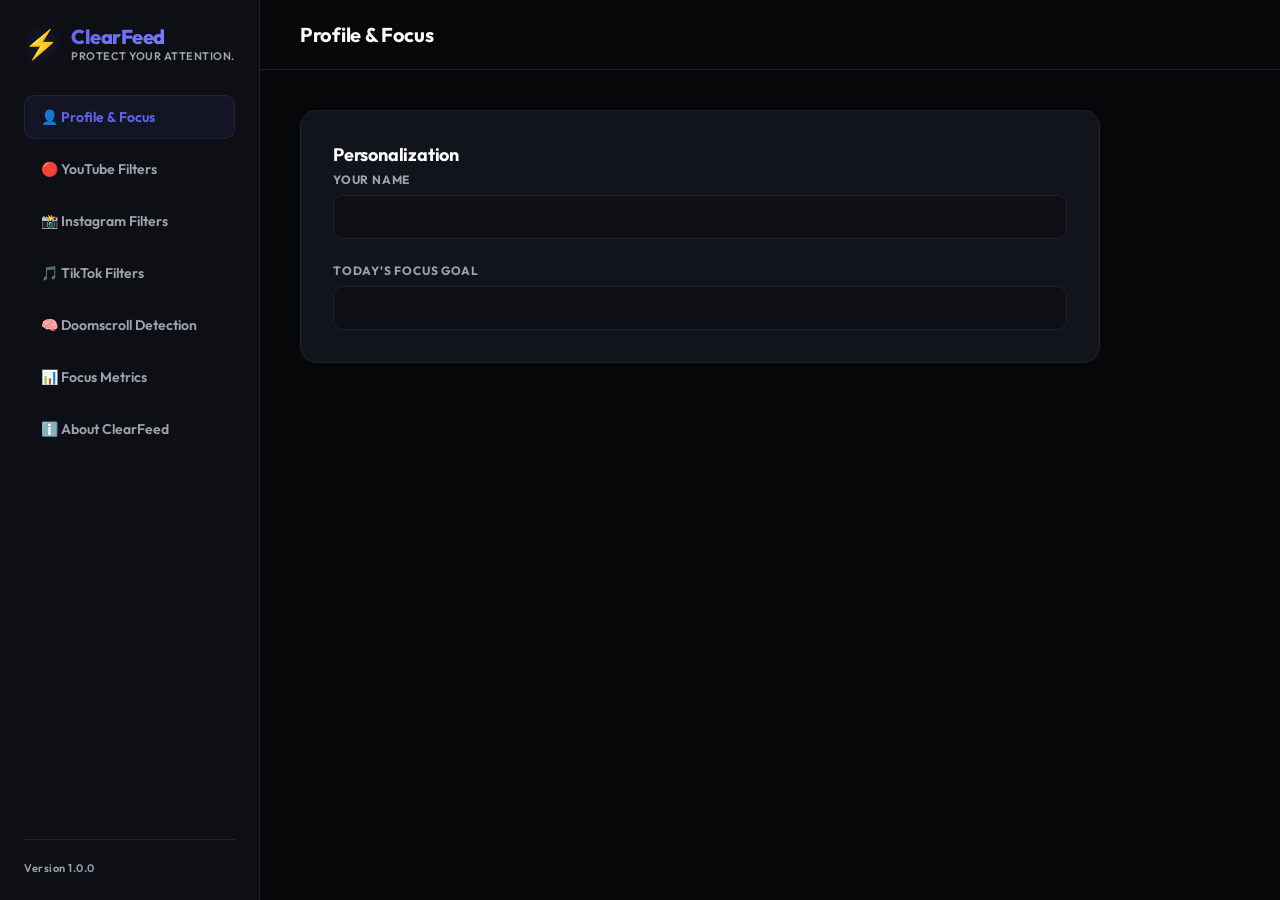
<file: options.html>
<!DOCTYPE html>
<html lang="en">
<head>
  <meta charset="UTF-8">
  <meta name="viewport" content="width=device-width, initial-scale=1.0">
  <title>ClearFeed Options</title>
  <link rel="preconnect" href="https://fonts.googleapis.com">
  <link rel="preconnect" href="https://fonts.gstatic.com" crossorigin>
  <link href="https://fonts.googleapis.com/css2?family=Outfit:wght@400;500;600;700;800&display=swap" rel="stylesheet">
  <link rel="stylesheet" href="options.css">
</head>
<body>
  <div class="dashboard-wrapper">
    <aside class="dashboard-sidebar">
      <div class="brand-group">
        <span class="brand-logo">⚡</span>
        <div class="brand-text">
          <h1 class="brand-title">ClearFeed</h1>
          <p class="brand-tagline">Protect your attention.</p>
        </div>
      </div>
      <nav class="sidebar-nav">
        <a href="#section-profile" class="nav-item active" data-target="section-profile"><span>👤 Profile & Focus</span></a>
        <a href="#section-youtube" class="nav-item" data-target="section-youtube"><span>🔴 YouTube Filters</span></a>
        <a href="#section-instagram" class="nav-item" data-target="section-instagram"><span>📸 Instagram Filters</span></a>
        <a href="#section-tiktok" class="nav-item" data-target="section-tiktok"><span>🎵 TikTok Filters</span></a>
        <a href="#section-doomscroll" class="nav-item" data-target="section-doomscroll"><span>🧠 Doomscroll Detection</span></a>
        <a href="#section-stats" class="nav-item" data-target="section-stats"><span>📊 Focus Metrics</span></a>
        <a href="#section-about" class="nav-item" data-target="section-about"><span>ℹ️ About ClearFeed</span></a>
      </nav>
      <div class="sidebar-footer"><span class="version-tag">Version 1.0.0</span></div>
    </aside>

    <main class="dashboard-content">
      <header class="content-header">
        <h2 id="header-section-title">Profile & Focus</h2>
        <div id="save-indicator" class="save-toast"><span class="toast-dot"></span><span class="toast-text">Saved</span></div>
      </header>

      <div class="sections-container">
        <section id="section-profile" class="config-section active">
          <div class="section-card">
            <h3 class="card-title">Personalization</h3>
            <div class="input-group">
              <label for="profile-name-input" class="field-label">Your Name</label>
              <input type="text" id="profile-name-input" class="form-field" maxlength="30" />
            </div>
            <div class="input-group">
              <label for="profile-task-input" class="field-label">Today's Focus Goal</label>
              <input type="text" id="profile-task-input" class="form-field" maxlength="120" />
            </div>
          </div>
        </section>

        <section id="section-youtube" class="config-section">
          <div class="section-card">
            <h3 class="card-title">YouTube Filters</h3>
            <div class="toggle-list">
              <div class="toggle-row"><span class="toggle-title">Remove Shorts Shelf</span><label class="switch"><input type="checkbox" id="setting-shorts" checked><span class="slider"></span></label></div>
              <div class="toggle-row"><span class="toggle-title">Remove Homepage Video Feed</span><label class="switch"><input type="checkbox" id="setting-homefeed" checked><span class="slider"></span></label></div>
              <div class="toggle-row"><span class="toggle-title">Remove Watch Recommendations Sidebar</span><label class="switch"><input type="checkbox" id="setting-sidebar" checked><span class="slider"></span></label></div>
              <div class="toggle-row"><span class="toggle-title">Remove Autoplay & End Screens</span><label class="switch"><input type="checkbox" id="setting-autoplay" checked><span class="slider"></span></label></div>
            </div>
          </div>
        </section>

        <section id="section-instagram" class="config-section">
          <div class="section-card">
            <h3 class="card-title">Instagram Filters</h3>
            <div class="toggle-list">
              <div class="toggle-row"><span class="toggle-title">Remove Reels</span><label class="switch"><input type="checkbox" id="ig-reels" checked><span class="slider"></span></label></div>
              <div class="toggle-row"><span class="toggle-title">Remove Explore</span><label class="switch"><input type="checkbox" id="ig-explore" checked><span class="slider"></span></label></div>
              <div class="toggle-row"><span class="toggle-title">Remove Stories bar</span><label class="switch"><input type="checkbox" id="ig-stories" checked><span class="slider"></span></label></div>
              <div class="toggle-row"><span class="toggle-title">Remove Suggested Posts</span><label class="switch"><input type="checkbox" id="ig-suggested" checked><span class="slider"></span></label></div>
            </div>
          </div>
        </section>

        <section id="section-tiktok" class="config-section">
          <div class="section-card">
            <h3 class="card-title">TikTok Filters</h3>
            <div class="toggle-list">
              <div class="toggle-row"><span class="toggle-title">Remove For You Feed</span><label class="switch"><input type="checkbox" id="tt-feed" checked><span class="slider"></span></label></div>
              <div class="toggle-row"><span class="toggle-title">Remove Following Feed</span><label class="switch"><input type="checkbox" id="tt-following" checked><span class="slider"></span></label></div>
              <div class="toggle-row"><span class="toggle-title">Remove LIVE tab</span><label class="switch"><input type="checkbox" id="tt-live" checked><span class="slider"></span></label></div>
              <div class="toggle-row"><span class="toggle-title">Remove Explore</span><label class="switch"><input type="checkbox" id="tt-explore" checked><span class="slider"></span></label></div>
            </div>
          </div>
        </section>

        <section id="section-doomscroll" class="config-section">
          <div class="section-card" style="display:flex;flex-direction:column;gap:14px;">
            <h3 class="card-title">Doomscroll Detection</h3>
            <div class="toggle-row"><span class="toggle-title">Enable behavioral detection</span><label class="switch"><input type="checkbox" id="ds-enabled" checked><span class="slider"></span></label></div>
            <div>
              <div class="field-label" style="margin-bottom:8px;">Sensitivity</div>
              <div style="display:flex;gap:8px;flex-wrap:wrap;">
                <button type="button" class="ds-pill" data-mins="30">Low (30min)</button>
                <button type="button" class="ds-pill" data-mins="15">Medium (15min)</button>
                <button type="button" class="ds-pill" data-mins="10">High (10min)</button>
              </div>
            </div>
            <div class="toggle-row"><span class="toggle-title">Scroll velocity detection</span><label class="switch"><input type="checkbox" id="ds-velocity" checked><span class="slider"></span></label></div>
            <div class="toggle-row"><span class="toggle-title">Session duration alerts</span><label class="switch"><input type="checkbox" id="ds-session" checked><span class="slider"></span></label></div>
            <div style="background:#1e3a8a33;border:1px solid #1d4ed8;border-radius:10px;padding:12px;color:#bfdbfe;font-size:13px;">ClearFeed detects scroll patterns locally on your device. Nothing is sent to any server.</div>
          </div>
        </section>

        <section id="section-stats" class="config-section">
          <div class="stats-grid">
            <div class="metric-card">
              <span class="metric-label">🔥 Current Streak</span>
              <span id="stat-streak" class="metric-value">0</span>
              <span class="metric-desc">days</span>
            </div>
            <div class="metric-card">
              <span class="metric-label">🏆 Best Streak</span>
              <span id="stat-best" class="metric-value">0</span>
              <span class="metric-desc">days</span>
            </div>
            <div class="metric-card">
              <span class="metric-label">⚡ Total Saved</span>
              <span id="stat-hours" class="metric-value">0</span>
              <span class="metric-desc">hours</span>
            </div>
          </div>

          <div class="section-card" style="margin-top:20px;">
            <div class="field-label" style="margin-bottom:12px;">Last 7 Days</div>
            <div id="weekly-chart" style="display:flex;align-items:flex-end;gap:8px;height:140px;margin-bottom:8px;"></div>
            <div id="weekly-chart-labels" style="display:flex;gap:8px;"></div>
          </div>

          <div class="section-card" style="margin-top:20px;display:flex;flex-direction:column;gap:8px;">
            <div id="lifetime-line" style="font-size:13px;color:#cbd5e1;"></div>
            <div id="sessions-line" style="font-size:13px;color:#cbd5e1;"></div>
          </div>

          <div class="section-card" style="margin-top:20px;display:flex;flex-direction:column;gap:12px;">
            <h3 class="card-title">Share your progress</h3>
            <div style="border:1px solid #2c3041;border-radius:14px;padding:14px;background:#101321;">
              <pre id="share-card" style="white-space:pre-wrap;margin:0;font-family:Outfit,sans-serif;color:#dbeafe;font-size:13px;"></pre>
            </div>
            <div style="display:flex;gap:8px;align-items:center;">
              <button type="button" id="copy-card-btn" class="zone-button button-secondary">Copy card text</button>
              <span id="copy-confirm" style="font-size:12px;color:#22c55e;opacity:0;transition:opacity 0.2s;">Copied!</span>
            </div>
          </div>
        </section>

        <section id="section-about" class="config-section">
          <div class="section-card">
            <h3 class="card-title">About ClearFeed</h3>
            <p class="card-desc">Protecting attention since 2026. Built for students and anyone who wants their focus back.</p>
            <div class="links-list">
              <div class="link-item">
                <span class="link-item-label">Version</span>
                <span>1.0.0</span>
              </div>
              <div class="link-item">
                <span class="link-item-label">Report a broken filter</span>
                <a href="mailto:support@clearfeed.app?subject=ClearFeed%20Broken%20Filter%20Report" class="action-link text-accent">Send email →</a>
              </div>
              <div class="link-item">
                <span class="link-item-label">Export my data</span>
                <button type="button" id="export-data-btn" class="zone-button button-secondary">Download JSON</button>
              </div>
              <div class="link-item">
                <span class="link-item-label">Reset all stats</span>
                <button type="button" id="reset-stats-btn" class="zone-button button-danger">Reset Stats</button>
              </div>
            </div>
          </div>
        </section>
      </div>
    </main>
  </div>

  <div id="reset-modal" class="modal-overlay">
    <div class="modal-card">
      <h3 class="modal-title">Reset all stats?</h3>
      <p class="modal-desc">This will permanently delete your streak, hours saved, and all focus data. This cannot be undone.</p>
      <div class="modal-actions">
        <button type="button" id="modal-cancel" class="modal-btn button-secondary">Cancel</button>
        <button type="button" id="modal-confirm" class="modal-btn button-danger">Yes, reset</button>
      </div>
    </div>
  </div>

  <script src="options.js"></script>
</body>
</html>
</file>
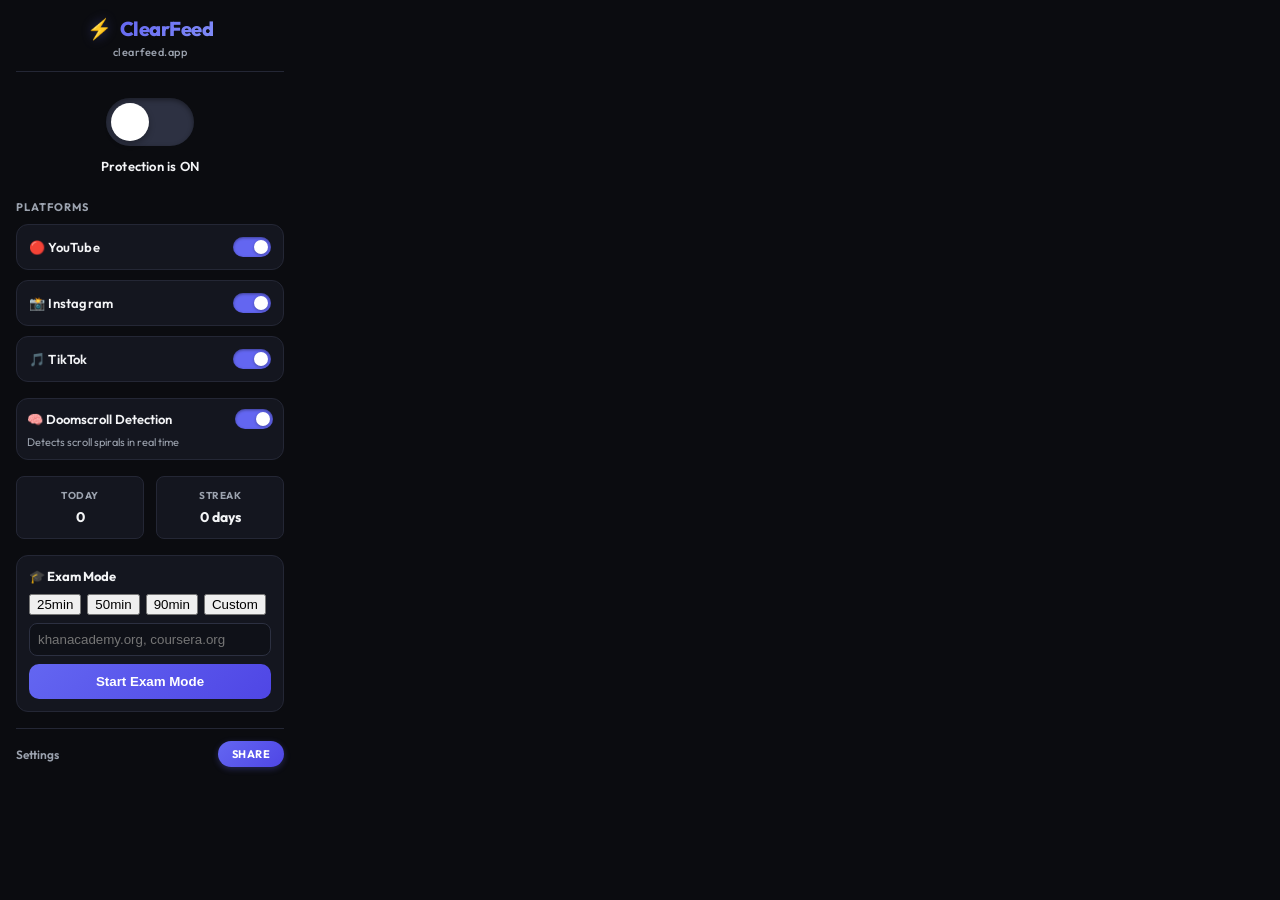
<file: popup.html>
<!DOCTYPE html>
<html lang="en">
<head>
  <meta charset="UTF-8">
  <meta name="viewport" content="width=device-width, initial-scale=1.0">
  <title>ClearFeed</title>
  <link rel="preconnect" href="https://fonts.googleapis.com">
  <link rel="preconnect" href="https://fonts.gstatic.com" crossorigin>
  <link href="https://fonts.googleapis.com/css2?family=Outfit:wght@400;500;600;700;800&display=swap" rel="stylesheet">
  <link rel="stylesheet" href="popup.css">
</head>
<body>
  <div class="popup-wrapper">
    <header class="popup-header">
      <div class="logo-group">
        <span class="logo-accent">⚡</span>
        <h1 class="logo-wordmark">ClearFeed</h1>
      </div>
      <p id="current-domain" class="current-domain">clearfeed.app</p>
      <div id="paused-indicator" style="display:none; margin-top:8px; color:#facc15; font-size:12px;"></div>
    </header>

    <section class="master-toggle-section" id="main-controls">
      <button id="master-toggle-btn" class="master-toggle-pill" aria-label="Toggle protection">
        <span class="toggle-thumb"></span>
      </button>
      <p id="master-status-label" class="master-status-label">Protection is ON</p>
    </section>

    <section class="platforms-section" id="platforms-container">
      <h2 class="section-title">Platforms</h2>
      <div class="platform-row">
        <div class="platform-info"><span class="platform-name">🔴 YouTube</span></div>
        <label class="switch"><input type="checkbox" id="platform-yt-checkbox" checked><span class="slider"></span></label>
      </div>
      <div class="platform-row">
        <div class="platform-info"><span class="platform-name">📸 Instagram</span></div>
        <label class="switch"><input type="checkbox" id="platform-ig-checkbox" checked><span class="slider"></span></label>
      </div>
      <div class="platform-row">
        <div class="platform-info"><span class="platform-name">🎵 TikTok</span></div>
        <label class="switch"><input type="checkbox" id="platform-tt-checkbox" checked><span class="slider"></span></label>
      </div>
    </section>

    <section style="background:#14161f;border:1px solid #242735;border-radius:12px;padding:10px;display:flex;flex-direction:column;gap:6px;">
      <div style="display:flex;justify-content:space-between;align-items:center;">
        <div style="font-size:13px;font-weight:600;">🧠 Doomscroll Detection</div>
        <label class="switch"><input type="checkbox" id="doomscroll-toggle" checked><span class="slider"></span></label>
      </div>
      <div style="font-size:11px;color:#9ca3af;">Detects scroll spirals in real time</div>
    </section>

    <section class="stats-section">
      <div class="metric-box"><span class="metric-label">Today</span><span id="metric-today" class="metric-value">0</span></div>
      <div class="metric-box"><span class="metric-label">Streak</span><span id="metric-streak" class="metric-value">0 days</span></div>
    </section>

    <section style="background:#14161f;border:1px solid #242735;border-radius:12px;padding:12px;display:flex;flex-direction:column;gap:10px;">
      <h2 style="margin:0;font-size:13px;">🎓 Exam Mode</h2>
      <div id="exam-inactive-view" style="display:flex;flex-direction:column;gap:8px;">
        <div id="duration-pills" style="display:flex;gap:6px;flex-wrap:wrap;">
          <button class="exam-pill" data-value="25">25min</button>
          <button class="exam-pill" data-value="50">50min</button>
          <button class="exam-pill" data-value="90">90min</button>
          <button class="exam-pill" data-value="custom">Custom</button>
        </div>
        <input id="exam-custom-duration" type="number" min="10" max="180" placeholder="Custom minutes" style="display:none;background:#0f1118;color:#fff;border:1px solid #2c3041;border-radius:8px;padding:8px;" />
        <input id="exam-whitelist" type="text" placeholder="khanacademy.org, coursera.org" style="background:#0f1118;color:#fff;border:1px solid #2c3041;border-radius:8px;padding:8px;" />
        <button id="start-exam-btn" style="width:100%;background:linear-gradient(135deg,#6366f1,#4f46e5);color:#fff;border:none;border-radius:10px;padding:10px;font-weight:700;cursor:pointer;">Start Exam Mode</button>
      </div>
      <div id="exam-active-view" style="display:none;flex-direction:column;gap:8px;">
        <div style="display:flex;justify-content:space-between;align-items:center;">
          <div style="display:flex;align-items:center;gap:8px;"><span style="width:8px;height:8px;border-radius:50%;background:#22c55e;box-shadow:0 0 8px #22c55e;"></span><span style="font-size:13px;font-weight:600;">Exam Mode Active</span></div>
          <button id="end-early-btn" style="font-size:11px;background:none;border:none;color:#9ca3af;cursor:pointer;">End Early</button>
        </div>
        <div id="exam-phase-text" style="font-size:12px;color:#cbd5e1;">Focus Session 1 of 4</div>
        <div id="exam-countdown" style="font-size:28px;font-family:monospace;font-weight:700;">25:00</div>
      </div>
    </section>

    <footer class="popup-footer">
      <a href="#" id="link-settings" class="footer-link">Settings</a>
      <a href="#" id="btn-share" class="share-button"><span>Share</span></a>
    </footer>
  </div>
  <script src="popup.js"></script>
</body>
</html>
</file>
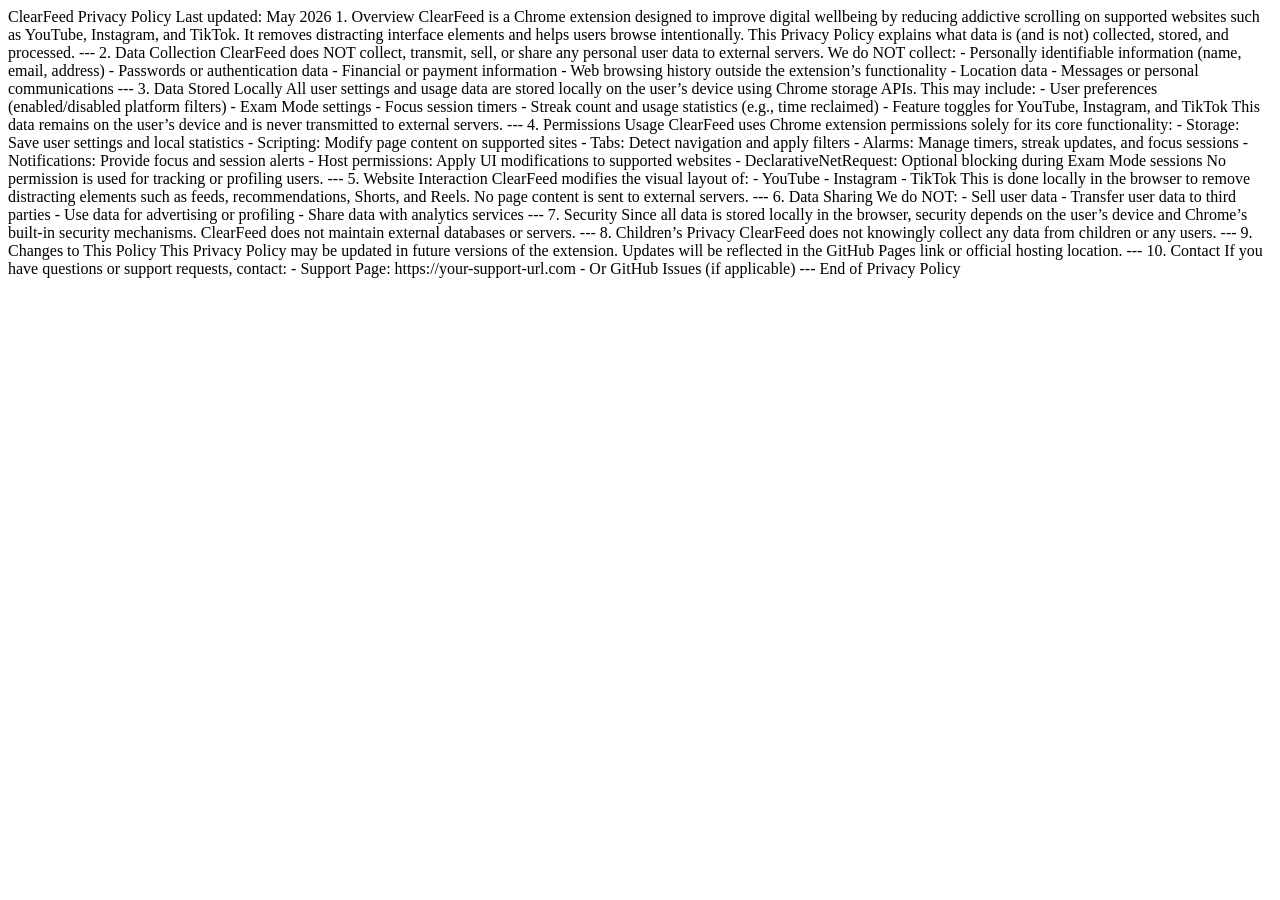
<file: privacy-policy.html>
<html>
<head><title>ClearFeed Privacy Policy</title></head>
<body>
ClearFeed Privacy Policy

Last updated: May 2026

1. Overview

ClearFeed is a Chrome extension designed to improve digital wellbeing by reducing addictive scrolling on supported websites such as YouTube, Instagram, and TikTok. It removes distracting interface elements and helps users browse intentionally.

This Privacy Policy explains what data is (and is not) collected, stored, and processed.

---

2. Data Collection

ClearFeed does NOT collect, transmit, sell, or share any personal user data to external servers.

We do NOT collect:
- Personally identifiable information (name, email, address)
- Passwords or authentication data
- Financial or payment information
- Web browsing history outside the extension’s functionality
- Location data
- Messages or personal communications

---

3. Data Stored Locally

All user settings and usage data are stored locally on the user’s device using Chrome storage APIs.

This may include:
- User preferences (enabled/disabled platform filters)
- Exam Mode settings
- Focus session timers
- Streak count and usage statistics (e.g., time reclaimed)
- Feature toggles for YouTube, Instagram, and TikTok

This data remains on the user’s device and is never transmitted to external servers.

---

4. Permissions Usage

ClearFeed uses Chrome extension permissions solely for its core functionality:

- Storage: Save user settings and local statistics
- Scripting: Modify page content on supported sites
- Tabs: Detect navigation and apply filters
- Alarms: Manage timers, streak updates, and focus sessions
- Notifications: Provide focus and session alerts
- Host permissions: Apply UI modifications to supported websites
- DeclarativeNetRequest: Optional blocking during Exam Mode sessions

No permission is used for tracking or profiling users.

---

5. Website Interaction

ClearFeed modifies the visual layout of:
- YouTube
- Instagram
- TikTok

This is done locally in the browser to remove distracting elements such as feeds, recommendations, Shorts, and Reels. No page content is sent to external servers.

---

6. Data Sharing

We do NOT:
- Sell user data
- Transfer user data to third parties
- Use data for advertising or profiling
- Share data with analytics services

---

7. Security

Since all data is stored locally in the browser, security depends on the user’s device and Chrome’s built-in security mechanisms.

ClearFeed does not maintain external databases or servers.

---

8. Children’s Privacy

ClearFeed does not knowingly collect any data from children or any users.

---

9. Changes to This Policy

This Privacy Policy may be updated in future versions of the extension. Updates will be reflected in the GitHub Pages link or official hosting location.

---

10. Contact

If you have questions or support requests, contact:

- Support Page: https://your-support-url.com
- Or GitHub Issues (if applicable)

---

End of Privacy Policy
</body>
</html>
</file>
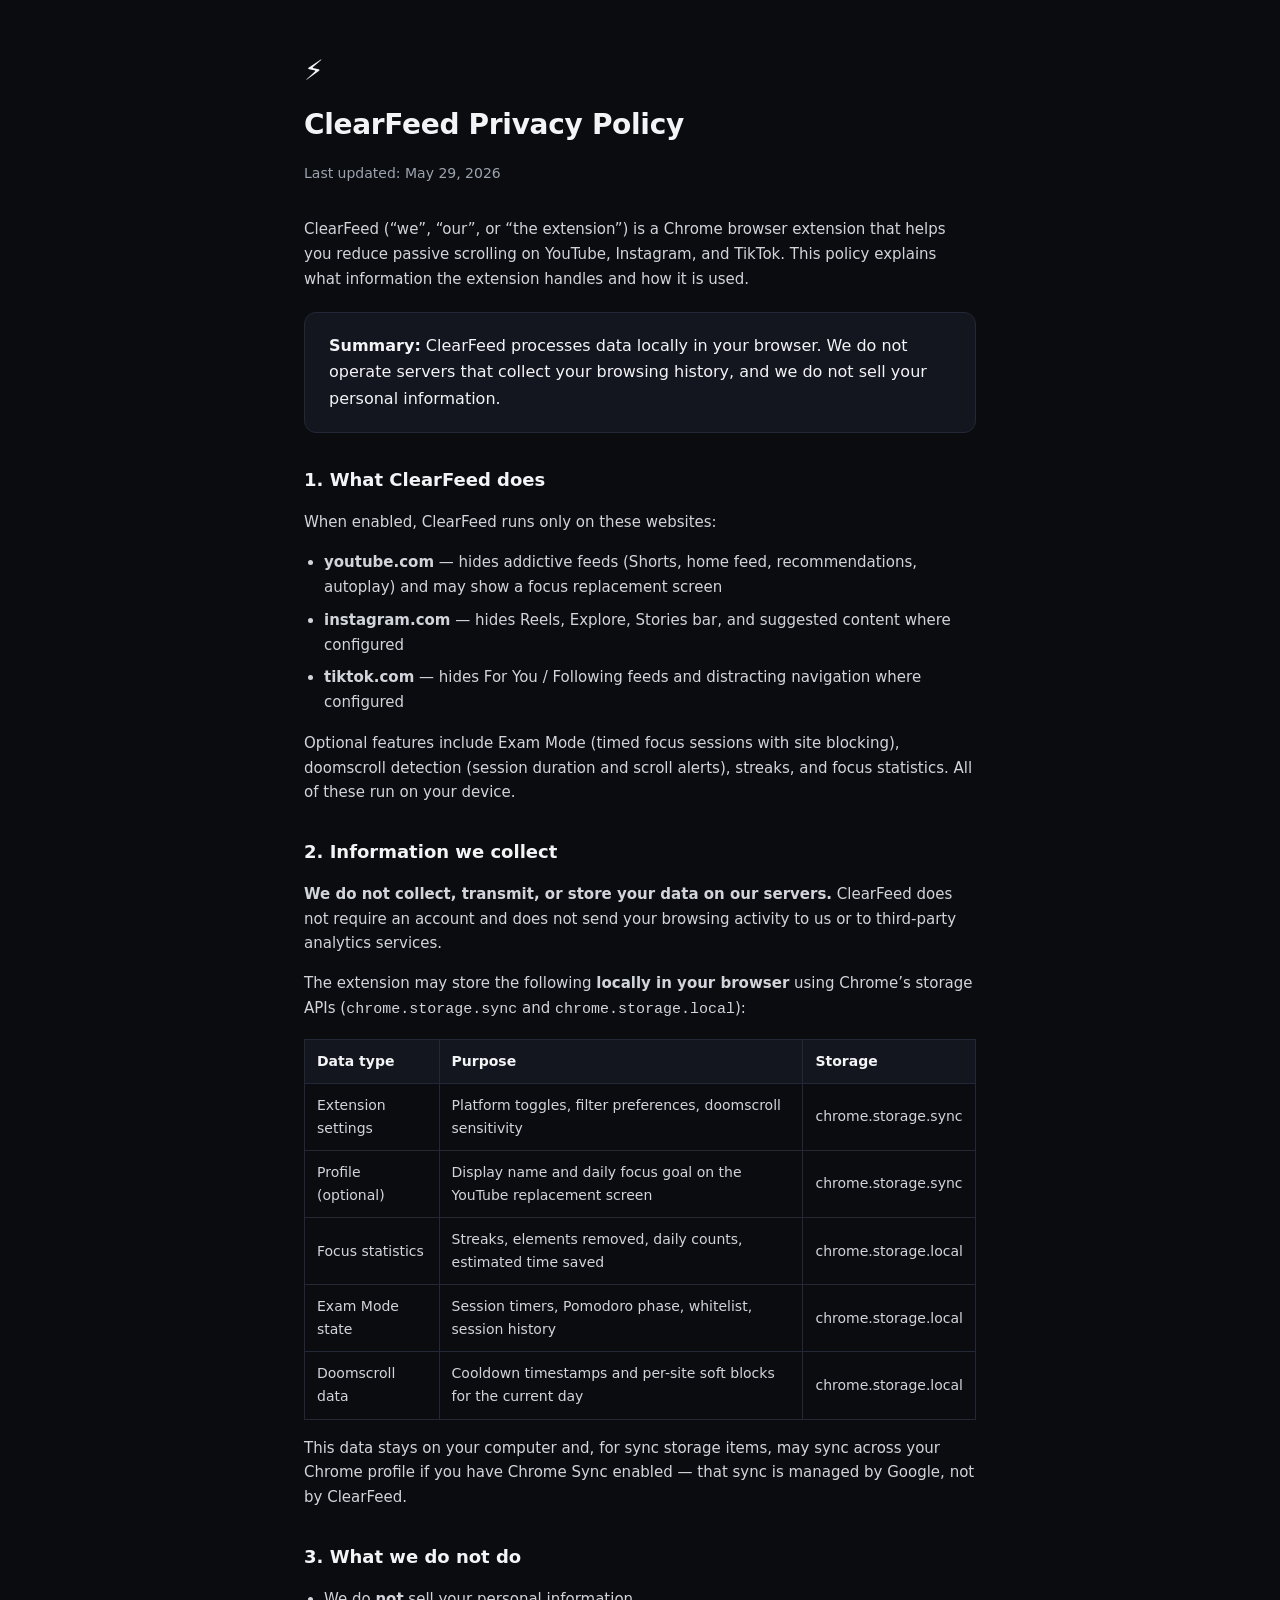
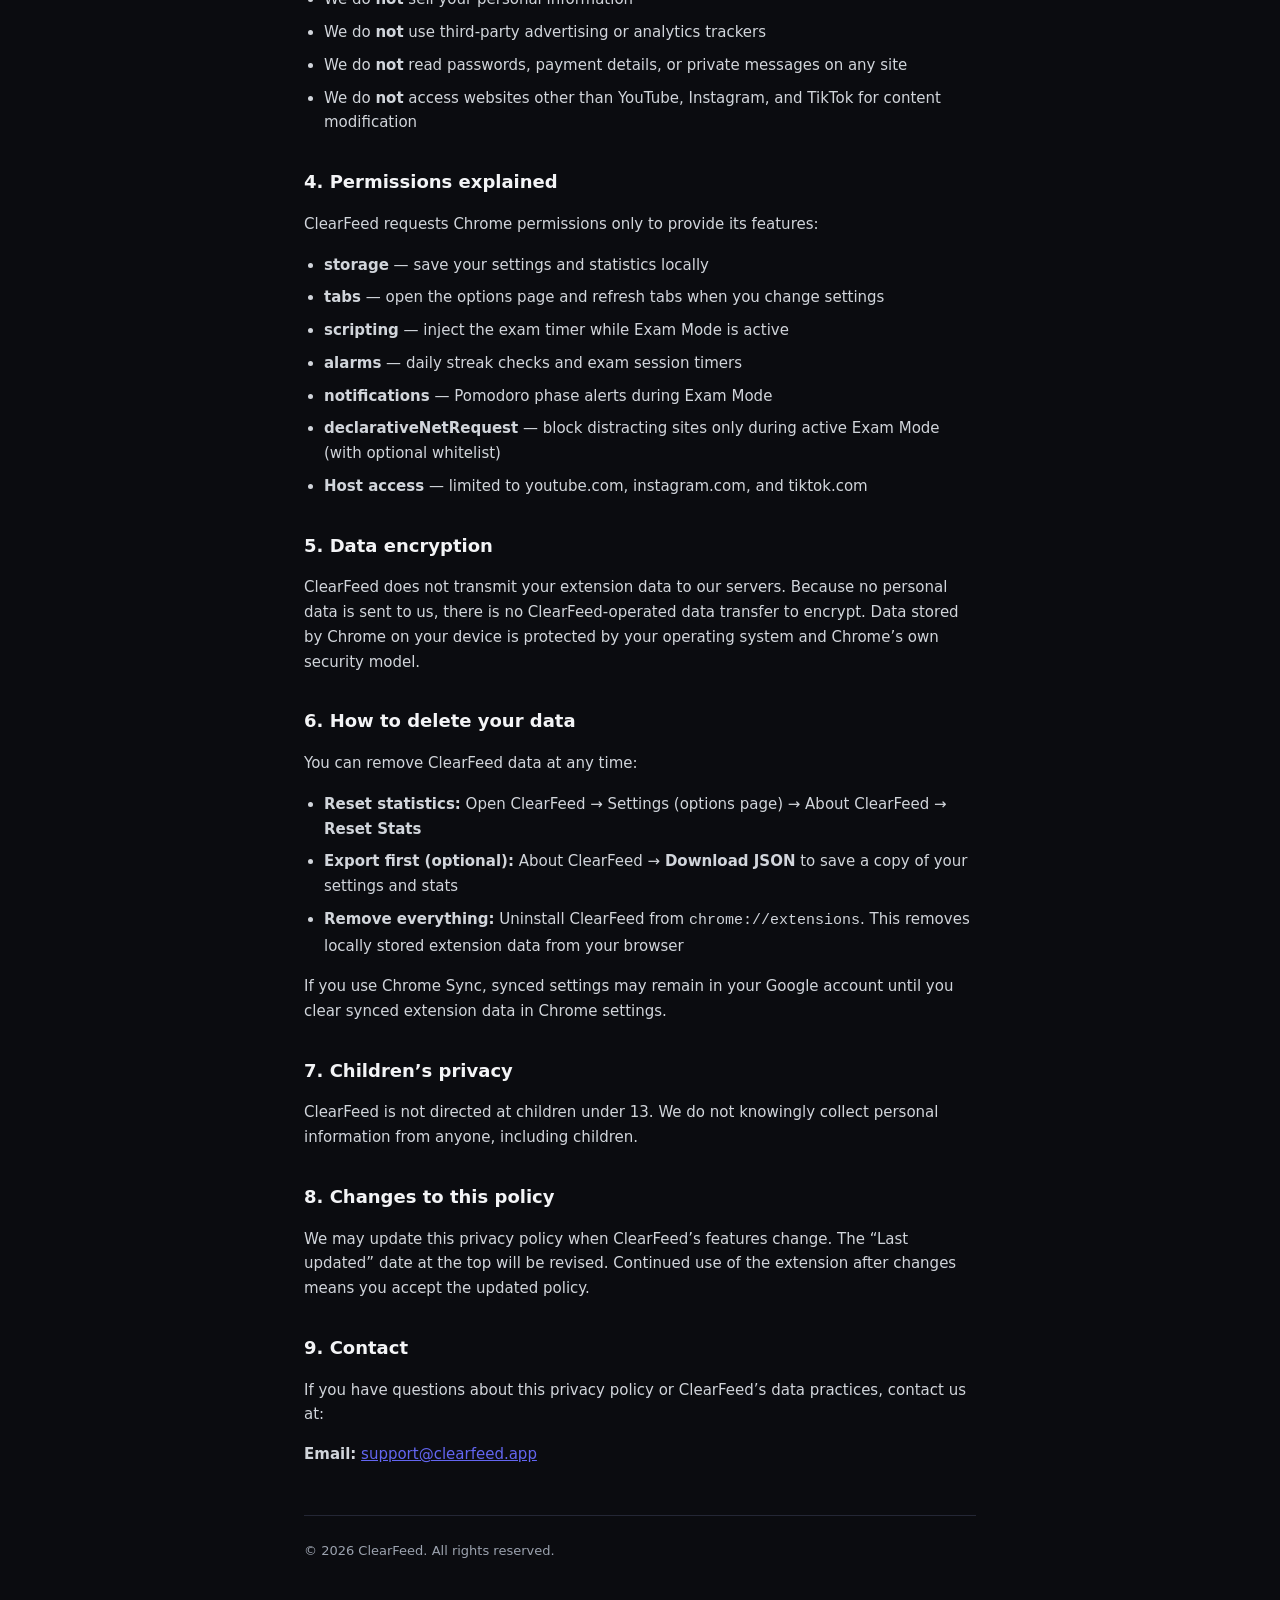
<file: privacy.html>
<!DOCTYPE html>
<html lang="en">
<head>
  <meta charset="UTF-8">
  <meta name="viewport" content="width=device-width, initial-scale=1.0">
  <title>ClearFeed Privacy Policy</title>
  <style>
    :root {
      --bg: #0b0c10;
      --card: #14161f;
      --text: #f3f4f6;
      --muted: #9ca3af;
      --accent: #6366f1;
      --border: #242735;
    }
    * { box-sizing: border-box; }
    body {
      margin: 0;
      font-family: "Segoe UI", system-ui, -apple-system, sans-serif;
      background: var(--bg);
      color: var(--text);
      line-height: 1.65;
    }
    .wrap {
      max-width: 720px;
      margin: 0 auto;
      padding: 48px 24px 64px;
    }
    .brand {
      display: flex;
      align-items: center;
      gap: 10px;
      margin-bottom: 8px;
    }
    .brand span { font-size: 28px; }
    h1 {
      font-size: 28px;
      font-weight: 800;
      margin: 0 0 6px;
      letter-spacing: -0.3px;
    }
    .updated {
      color: var(--muted);
      font-size: 14px;
      margin-bottom: 32px;
    }
    h2 {
      font-size: 18px;
      font-weight: 700;
      margin: 32px 0 12px;
      color: var(--text);
    }
    p, li {
      color: #d1d5db;
      font-size: 15px;
    }
    ul { padding-left: 20px; }
    li { margin-bottom: 8px; }
    a { color: var(--accent); }
    .card {
      background: var(--card);
      border: 1px solid var(--border);
      border-radius: 12px;
      padding: 20px 24px;
      margin: 20px 0;
    }
    .card strong { color: var(--text); }
    table {
      width: 100%;
      border-collapse: collapse;
      font-size: 14px;
      margin: 16px 0;
    }
    th, td {
      border: 1px solid var(--border);
      padding: 10px 12px;
      text-align: left;
    }
    th { background: var(--card); color: var(--text); }
    td { color: #d1d5db; }
    footer {
      margin-top: 48px;
      padding-top: 24px;
      border-top: 1px solid var(--border);
      color: var(--muted);
      font-size: 13px;
    }
  </style>
</head>
<body>
  <div class="wrap">
    <div class="brand"><span>⚡</span></div>
    <h1>ClearFeed Privacy Policy</h1>
    <p class="updated">Last updated: May 29, 2026</p>

    <p>
      ClearFeed (“we”, “our”, or “the extension”) is a Chrome browser extension that helps you reduce
      passive scrolling on YouTube, Instagram, and TikTok. This policy explains what information the
      extension handles and how it is used.
    </p>

    <div class="card">
      <strong>Summary:</strong> ClearFeed processes data locally in your browser. We do not operate
      servers that collect your browsing history, and we do not sell your personal information.
    </div>

    <h2>1. What ClearFeed does</h2>
    <p>When enabled, ClearFeed runs only on these websites:</p>
    <ul>
      <li><strong>youtube.com</strong> — hides addictive feeds (Shorts, home feed, recommendations, autoplay) and may show a focus replacement screen</li>
      <li><strong>instagram.com</strong> — hides Reels, Explore, Stories bar, and suggested content where configured</li>
      <li><strong>tiktok.com</strong> — hides For You / Following feeds and distracting navigation where configured</li>
    </ul>
    <p>
      Optional features include Exam Mode (timed focus sessions with site blocking), doomscroll
      detection (session duration and scroll alerts), streaks, and focus statistics. All of these
      run on your device.
    </p>

    <h2>2. Information we collect</h2>
    <p>
      <strong>We do not collect, transmit, or store your data on our servers.</strong>
      ClearFeed does not require an account and does not send your browsing activity to us or to
      third-party analytics services.
    </p>
    <p>The extension may store the following <strong>locally in your browser</strong> using Chrome’s storage APIs (<code>chrome.storage.sync</code> and <code>chrome.storage.local</code>):</p>

    <table>
      <thead>
        <tr>
          <th>Data type</th>
          <th>Purpose</th>
          <th>Storage</th>
        </tr>
      </thead>
      <tbody>
        <tr>
          <td>Extension settings</td>
          <td>Platform toggles, filter preferences, doomscroll sensitivity</td>
          <td>chrome.storage.sync</td>
        </tr>
        <tr>
          <td>Profile (optional)</td>
          <td>Display name and daily focus goal on the YouTube replacement screen</td>
          <td>chrome.storage.sync</td>
        </tr>
        <tr>
          <td>Focus statistics</td>
          <td>Streaks, elements removed, daily counts, estimated time saved</td>
          <td>chrome.storage.local</td>
        </tr>
        <tr>
          <td>Exam Mode state</td>
          <td>Session timers, Pomodoro phase, whitelist, session history</td>
          <td>chrome.storage.local</td>
        </tr>
        <tr>
          <td>Doomscroll data</td>
          <td>Cooldown timestamps and per-site soft blocks for the current day</td>
          <td>chrome.storage.local</td>
        </tr>
      </tbody>
    </table>

    <p>
      This data stays on your computer and, for sync storage items, may sync across your Chrome
      profile if you have Chrome Sync enabled — that sync is managed by Google, not by ClearFeed.
    </p>

    <h2>3. What we do not do</h2>
    <ul>
      <li>We do <strong>not</strong> sell your personal information</li>
      <li>We do <strong>not</strong> use third-party advertising or analytics trackers</li>
      <li>We do <strong>not</strong> read passwords, payment details, or private messages on any site</li>
      <li>We do <strong>not</strong> access websites other than YouTube, Instagram, and TikTok for content modification</li>
    </ul>

    <h2>4. Permissions explained</h2>
    <p>ClearFeed requests Chrome permissions only to provide its features:</p>
    <ul>
      <li><strong>storage</strong> — save your settings and statistics locally</li>
      <li><strong>tabs</strong> — open the options page and refresh tabs when you change settings</li>
      <li><strong>scripting</strong> — inject the exam timer while Exam Mode is active</li>
      <li><strong>alarms</strong> — daily streak checks and exam session timers</li>
      <li><strong>notifications</strong> — Pomodoro phase alerts during Exam Mode</li>
      <li><strong>declarativeNetRequest</strong> — block distracting sites only during active Exam Mode (with optional whitelist)</li>
      <li><strong>Host access</strong> — limited to youtube.com, instagram.com, and tiktok.com</li>
    </ul>

    <h2>5. Data encryption</h2>
    <p>
      ClearFeed does not transmit your extension data to our servers. Because no personal data is
      sent to us, there is no ClearFeed-operated data transfer to encrypt. Data stored by Chrome
      on your device is protected by your operating system and Chrome’s own security model.
    </p>

    <h2>6. How to delete your data</h2>
    <p>You can remove ClearFeed data at any time:</p>
    <ul>
      <li><strong>Reset statistics:</strong> Open ClearFeed → Settings (options page) → About ClearFeed → <strong>Reset Stats</strong></li>
      <li><strong>Export first (optional):</strong> About ClearFeed → <strong>Download JSON</strong> to save a copy of your settings and stats</li>
      <li><strong>Remove everything:</strong> Uninstall ClearFeed from <code>chrome://extensions</code>. This removes locally stored extension data from your browser</li>
    </ul>
    <p>
      If you use Chrome Sync, synced settings may remain in your Google account until you clear
      synced extension data in Chrome settings.
    </p>

    <h2>7. Children’s privacy</h2>
    <p>
      ClearFeed is not directed at children under 13. We do not knowingly collect personal
      information from anyone, including children.
    </p>

    <h2>8. Changes to this policy</h2>
    <p>
      We may update this privacy policy when ClearFeed’s features change. The “Last updated” date
      at the top will be revised. Continued use of the extension after changes means you accept
      the updated policy.
    </p>

    <h2>9. Contact</h2>
    <p>
      If you have questions about this privacy policy or ClearFeed’s data practices, contact us at:
    </p>
    <p>
      <strong>Email:</strong> <a href="mailto:support@clearfeed.app">support@clearfeed.app</a>
    </p>

    <footer>
      © 2026 ClearFeed. All rights reserved.
    </footer>
  </div>
</body>
</html>
</file>
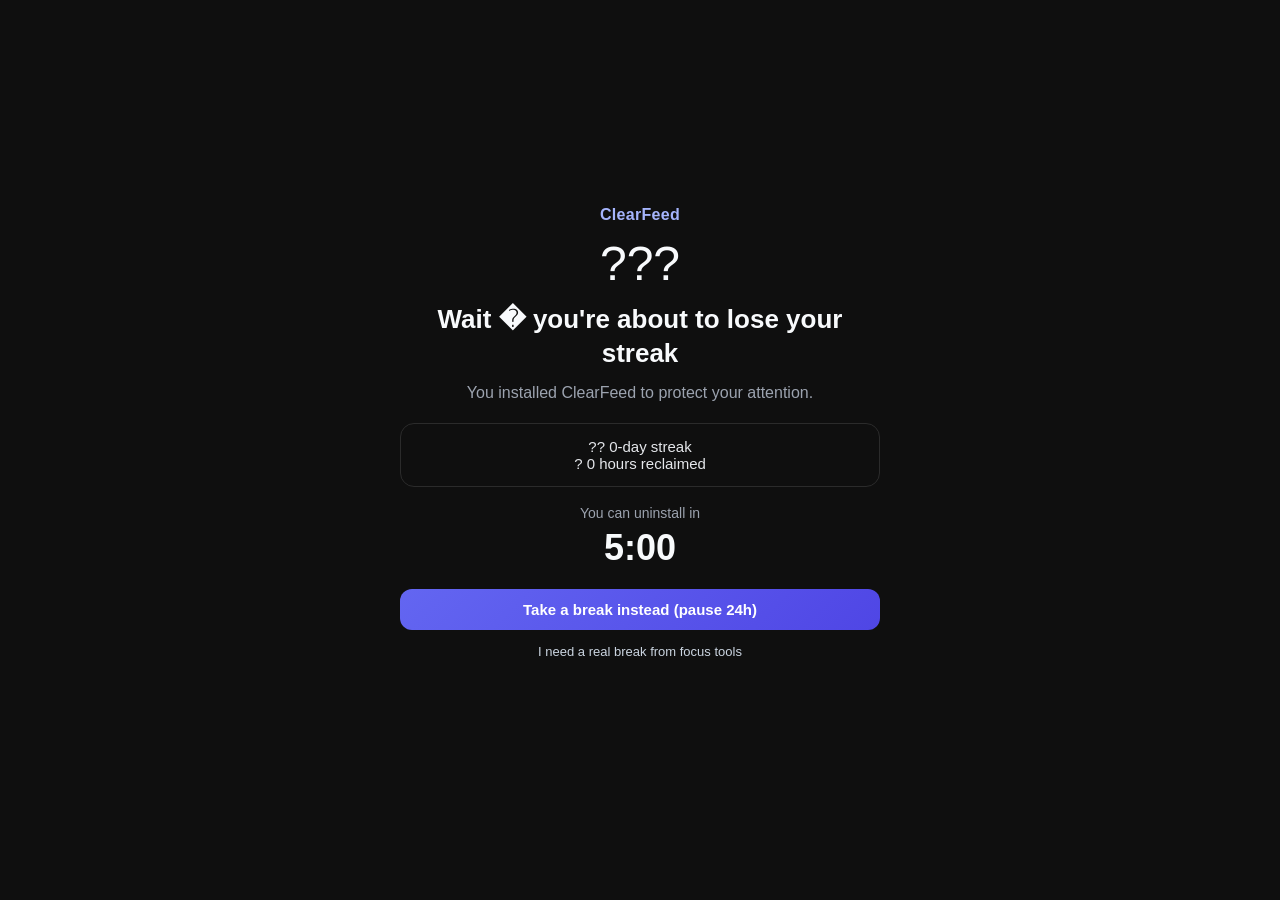
<file: uninstall.html>
<!DOCTYPE html>
<html lang="en">
<head>
  <meta charset="UTF-8" />
  <meta name="viewport" content="width=device-width, initial-scale=1.0" />
  <title>ClearFeed</title>
  <style>
    * { box-sizing: border-box; }
    body {
      margin: 0;
      min-height: 100vh;
      background: #0f0f0f;
      color: #f8fafc;
      font-family: Outfit, Arial, sans-serif;
      display: flex;
      align-items: center;
      justify-content: center;
      padding: 24px;
    }
    .wrap {
      width: min(92vw, 480px);
      text-align: center;
    }
    .logo {
      font-weight: 800;
      letter-spacing: 0.3px;
      margin-bottom: 12px;
      color: #a5b4fc;
    }
    .emoji {
      font-size: 48px;
      margin-bottom: 12px;
    }
    h1 {
      font-size: 26px;
      margin: 0 0 10px;
      line-height: 1.3;
    }
    .sub {
      color: #9ca3af;
      line-height: 1.5;
      margin: 0 0 18px;
    }
    .stats {
      border: 1px solid #2b2b2b;
      border-radius: 14px;
      padding: 14px;
      margin-bottom: 18px;
      color: #e5e7eb;
      font-size: 15px;
    }
    .countdown-label {
      color: #9ca3af;
      font-size: 14px;
      margin-bottom: 6px;
    }
    .countdown-time {
      font-size: 36px;
      font-weight: 700;
      font-variant-numeric: tabular-nums;
      margin-bottom: 20px;
    }
    .primary {
      width: 100%;
      border: none;
      border-radius: 12px;
      padding: 12px;
      background: linear-gradient(135deg, #6366f1, #4f46e5);
      color: #fff;
      font-size: 15px;
      font-weight: 700;
      cursor: pointer;
      margin-bottom: 12px;
    }
    .secondary {
      display: inline-block;
      color: #cbd5e1;
      text-decoration: none;
      font-size: 13px;
      cursor: pointer;
      background: none;
      border: none;
      padding: 0;
    }
    .note {
      margin-top: 14px;
      font-size: 13px;
      color: #94a3b8;
      min-height: 20px;
    }
    .proceed {
      margin-top: 16px;
      font-size: 12px;
      color: #9ca3af;
      display: none;
    }
    .actions-during { display: block; }
    .actions-after { display: none; }
    body.done .actions-during { display: none; }
    body.done .actions-after { display: block; }
  </style>
</head>
<body>
  <div class="wrap">
    <div class="logo">ClearFeed</div>
    <div class="emoji">???</div>
    <h1>Wait � you're about to lose your streak</h1>
    <p class="sub" id="install-copy">You installed ClearFeed to protect your attention.</p>

    <div class="stats" id="stats-box">?? 0-day streak<br>? 0 hours reclaimed</div>

    <div class="actions-during">
      <div class="countdown-label">You can uninstall in</div>
      <div class="countdown-time" id="countdown-time">5:00</div>
      <button type="button" id="take-break" class="primary">Take a break instead (pause 24h)</button>
      <button type="button" id="real-break" class="secondary">I need a real break from focus tools</button>
    </div>

    <div class="actions-after">
      <p class="sub">OK, we respect your choice.</p>
      <p class="proceed" style="display:block;">Proceed with uninstall from chrome://extensions</p>
    </div>

    <div id="note" class="note"></div>
  </div>

  <script>
    const params = new URLSearchParams(location.search);
    const streak = Number(params.get("streak") || 0);
    const saved = Number(params.get("saved") || 0);
    const installDate = params.get("date") || "";

    if (installDate) {
      document.getElementById("install-copy").textContent =
        "You installed ClearFeed on " + installDate + " because scrolling was hurting your focus.";
    }

    document.getElementById("stats-box").innerHTML =
      "?? " + streak + "-day streak<br>? " + saved + " hours reclaimed";

    let remaining = 5 * 60;
    const countdownEl = document.getElementById("countdown-time");

    const interval = setInterval(function () {
      remaining -= 1;
      const m = Math.floor(remaining / 60);
      const s = String(remaining % 60).padStart(2, "0");
      countdownEl.textContent = m + ":" + s;

      if (remaining <= 0) {
        clearInterval(interval);
        document.body.classList.add("done");
      }
    }, 1000);

    document.getElementById("take-break").addEventListener("click", function () {
      try {
        if (typeof chrome !== "undefined" && chrome.runtime && chrome.runtime.sendMessage) {
          chrome.runtime.sendMessage({ type: "pauseFor24Hours" }, function () {
            window.close();
          });
          return;
        }
      } catch (e) {}
      document.getElementById("note").textContent =
        "Close this tab and re-enable ClearFeed when you're ready.";
    });

    document.getElementById("real-break").addEventListener("click", function () {
      document.getElementById("note").textContent =
        "That's okay. Taking breaks from productivity tools is healthy. Come back whenever you're ready.";
      setTimeout(function () { window.close(); }, 3000);
    });
  </script>
</body>
</html>
</file>
<file: options.css>
/* options.css - Premium, high-fidelity Obsidian styling for the ClearFeed Dashboard */

:root {
  --bg-color: #07080a;
  --sidebar-bg: #0d0f14;
  --card-bg: #12141c;
  --text-main: #f9fafb;
  --text-muted: #9ca3af;
  --accent-primary: #6366f1;
  --accent-secondary: #4f46e5;
  --accent-glow: rgba(99, 102, 241, 0.35);
  --danger-color: #ef4444;
  --danger-bg: rgba(239, 68, 68, 0.08);
  --border-color: #1e2230;
  --hover-bg: #1b1e2c;
  --font-stack: 'Outfit', sans-serif;
  --toggle-off: #242838;
}

* {
  box-sizing: border-box;
  margin: 0;
  padding: 0;
}

body {
  background-color: var(--bg-color);
  color: var(--text-main);
  font-family: var(--font-stack);
  height: 100vh;
  overflow: hidden;
  display: flex;
}

.dashboard-wrapper {
  display: flex;
  width: 100%;
  height: 100%;
}

/* Sidebar Layout */
.dashboard-sidebar {
  width: 260px;
  background-color: var(--sidebar-bg);
  border-right: 1px solid var(--border-color);
  display: flex;
  flex-direction: column;
  padding: 24px;
  justify-content: space-between;
}

.brand-group {
  display: flex;
  align-items: center;
  gap: 12px;
  margin-bottom: 32px;
}

.brand-logo {
  font-size: 28px;
  filter: drop-shadow(0 0 8px var(--accent-glow));
}

.brand-text {
  display: flex;
  flex-direction: column;
}

.brand-title {
  font-size: 20px;
  font-weight: 800;
  background: linear-gradient(135deg, var(--accent-primary), #818cf8);
  -webkit-background-clip: text;
  -webkit-text-fill-color: transparent;
  letter-spacing: -0.5px;
}

.brand-tagline {
  font-size: 11px;
  color: var(--text-muted);
  font-weight: 600;
  text-transform: uppercase;
  letter-spacing: 0.5px;
}

.sidebar-nav {
  display: flex;
  flex-direction: column;
  gap: 8px;
  flex: 1;
}

.nav-item {
  display: flex;
  align-items: center;
  gap: 12px;
  padding: 12px 16px;
  border-radius: 10px;
  color: var(--text-muted);
  text-decoration: none;
  font-weight: 600;
  font-size: 14px;
  transition: all 0.2s ease;
  cursor: pointer;
  border: 1px solid transparent;
}

.nav-item:hover {
  background-color: var(--hover-bg);
  color: var(--text-main);
}

.nav-item.active {
  background-color: rgba(99, 102, 241, 0.08);
  color: var(--accent-primary);
  border-color: rgba(99, 102, 241, 0.15);
}

.nav-icon {
  width: 20px;
  height: 20px;
}

.sidebar-footer {
  border-top: 1px solid var(--border-color);
  padding-top: 16px;
}

.version-tag {
  font-size: 11px;
  color: var(--text-muted);
  font-weight: 600;
  letter-spacing: 0.5px;
}

/* Main Content Area */
.dashboard-content {
  flex: 1;
  display: flex;
  flex-direction: column;
  height: 100%;
}

.content-header {
  height: 70px;
  border-bottom: 1px solid var(--border-color);
  padding: 0 40px;
  display: flex;
  align-items: center;
  justify-content: space-between;
}

.content-header h2 {
  font-size: 20px;
  font-weight: 700;
  letter-spacing: -0.3px;
}

/* Saved Notification Badge */
.save-toast {
  display: flex;
  align-items: center;
  gap: 8px;
  background-color: rgba(16, 185, 129, 0.08); /* Emerald translucent */
  color: #10b981;
  border: 1px solid rgba(16, 185, 129, 0.15);
  padding: 6px 14px;
  border-radius: 20px;
  font-size: 12px;
  font-weight: 700;
  text-transform: uppercase;
  letter-spacing: 0.5px;
  opacity: 0;
  transform: translateY(-8px);
  transition: all 0.3s cubic-bezier(0.4, 0, 0.2, 1);
}

.save-toast.visible {
  opacity: 1;
  transform: translateY(0);
}

.toast-dot {
  width: 6px;
  height: 6px;
  border-radius: 50%;
  background-color: #10b981;
  box-shadow: 0 0 8px #10b981;
}

/* Container / Section layouts */
.sections-container {
  flex: 1;
  padding: 40px;
  overflow-y: auto;
}

.config-section {
  display: none;
  flex-direction: column;
  gap: 24px;
  animation: contentFadeIn 0.3s ease-out;
  max-width: 800px;
}

.config-section.active {
  display: flex;
}

@keyframes contentFadeIn {
  from { opacity: 0; transform: translateY(8px); }
  to { opacity: 1; transform: translateY(0); }
}

.section-card {
  background-color: var(--card-bg);
  border: 1px solid var(--border-color);
  border-radius: 16px;
  padding: 32px;
  box-shadow: 0 4px 30px rgba(0, 0, 0, 0.15);
}

.card-title {
  font-size: 18px;
  font-weight: 700;
  margin-bottom: 6px;
  letter-spacing: -0.2px;
}

.card-desc {
  font-size: 13.5px;
  color: var(--text-muted);
  line-height: 1.5;
  margin-bottom: 24px;
}

/* Form Fields */
.input-group {
  display: flex;
  flex-direction: column;
  gap: 8px;
  margin-bottom: 24px;
}

.input-group:last-child {
  margin-bottom: 0;
}

.field-label {
  font-size: 12px;
  font-weight: 700;
  color: var(--text-muted);
  text-transform: uppercase;
  letter-spacing: 0.8px;
}

.form-field {
  background-color: var(--sidebar-bg);
  border: 1px solid var(--border-color);
  border-radius: 10px;
  padding: 12px 16px;
  color: var(--text-main);
  font-family: inherit;
  font-size: 14px;
  outline: none;
  transition: all 0.2s ease;
}

.form-field:focus {
  border-color: var(--accent-primary);
  box-shadow: 0 0 10px var(--accent-glow);
}

.field-desc {
  font-size: 12px;
  color: var(--text-muted);
  line-height: 1.4;
}

/* Collapsible Box (YouTube Settings) */
.collapsible-card {
  padding: 0;
  overflow: hidden;
}

.collapsible-header {
  padding: 24px 32px;
  cursor: pointer;
  display: flex;
  align-items: center;
  justify-content: space-between;
  user-select: none;
  background-color: var(--card-bg);
  transition: background-color 0.2s;
}

.collapsible-header:hover {
  background-color: rgba(255, 255, 255, 0.02);
}

.collapsible-header .card-desc {
  margin-bottom: 0;
}

.chevron-icon {
  transition: transform 0.3s ease;
}

.collapsible-card.closed .chevron-icon {
  transform: rotate(-90deg);
}

.collapsible-content {
  max-height: 1000px;
  transition: max-height 0.4s cubic-bezier(0.4, 0, 0.2, 1);
  border-top: 1px solid var(--border-color);
  padding: 8px 32px 32px 32px;
}

.collapsible-card.closed .collapsible-content {
  max-height: 0;
  padding: 0 32px;
  border-top-color: transparent;
  overflow: hidden;
}

/* Toggles and Switches */
.toggle-list {
  display: flex;
  flex-direction: column;
  gap: 20px;
}

.toggle-row {
  display: flex;
  align-items: center;
  justify-content: space-between;
  padding: 12px 0;
  border-bottom: 1px solid var(--border-color);
}

.toggle-row:last-child {
  border-bottom: none;
  padding-bottom: 0;
}

.toggle-info {
  display: flex;
  flex-direction: column;
  gap: 4px;
}

.toggle-title {
  font-size: 14.5px;
  font-weight: 600;
}

.toggle-desc {
  font-size: 12.5px;
  color: var(--text-muted);
  line-height: 1.4;
}

/* Slider Controls */
.switch {
  position: relative;
  display: inline-block;
  width: 44px;
  height: 24px;
}

.switch input {
  opacity: 0;
  width: 0;
  height: 0;
}

.slider {
  position: absolute;
  cursor: pointer;
  top: 0; left: 0; right: 0; bottom: 0;
  background-color: var(--toggle-off);
  transition: .2s cubic-bezier(0.4, 0, 0.2, 1);
  border-radius: 24px;
  box-shadow: inset 0 2px 4px rgba(0,0,0,0.4);
}

.slider:before {
  position: absolute;
  content: "";
  height: 18px;
  width: 18px;
  left: 3px;
  bottom: 3px;
  background-color: #ffffff;
  transition: .2s cubic-bezier(0.4, 0, 0.2, 1);
  border-radius: 50%;
  box-shadow: 0 2px 4px rgba(0,0,0,0.3);
}

input:checked + .slider {
  background: linear-gradient(135deg, var(--accent-primary), var(--accent-secondary));
  box-shadow: 0 0 10px var(--accent-glow);
}

input:checked + .slider:before {
  transform: translateX(20px);
}

/* Metric Stats Grid */
.stats-grid {
  display: grid;
  grid-template-columns: repeat(auto-fit, minmax(180px, 1fr));
  gap: 20px;
}

.metric-card {
  background-color: var(--card-bg);
  border: 1px solid var(--border-color);
  border-radius: 16px;
  padding: 24px;
  display: flex;
  flex-direction: column;
  align-items: center;
  text-align: center;
  box-shadow: 0 4px 20px rgba(0, 0, 0, 0.1);
  transition: transform 0.2s ease, border-color 0.2s;
}

.metric-card:hover {
  transform: translateY(-2px);
  border-color: rgba(99, 102, 241, 0.2);
}

.metric-label {
  font-size: 11px;
  font-weight: 700;
  color: var(--text-muted);
  text-transform: uppercase;
  letter-spacing: 0.8px;
  margin-bottom: 8px;
}

.metric-value {
  font-size: 32px;
  font-weight: 800;
  color: var(--text-main);
  margin-bottom: 6px;
  letter-spacing: -0.5px;
}

.metric-desc {
  font-size: 12px;
  color: var(--text-muted);
}

/* Danger Zone and Custom buttons */
.danger-zone-card {
  border-color: rgba(239, 68, 68, 0.2);
  background-color: var(--danger-bg);
}

.text-danger {
  color: var(--danger-color);
}

.zone-button {
  font-family: inherit;
  font-size: 13.5px;
  font-weight: 700;
  padding: 12px 24px;
  border-radius: 10px;
  cursor: pointer;
  border: none;
  transition: all 0.2s ease;
}

.button-danger {
  background-color: var(--danger-color);
  color: #ffffff;
  box-shadow: 0 4px 12px rgba(239, 68, 68, 0.3);
}

.button-danger:hover {
  background-color: #dc2626;
  box-shadow: 0 6px 16px rgba(239, 68, 68, 0.4);
}

.button-secondary {
  background-color: #1e2230;
  color: var(--text-main);
  border: 1px solid var(--border-color);
}

.button-secondary:hover {
  background-color: var(--hover-bg);
  border-color: rgba(255,255,255,0.1);
}

/* About List Layout */
.links-list {
  display: flex;
  flex-direction: column;
  gap: 20px;
}

.link-item {
  display: flex;
  align-items: center;
  justify-content: space-between;
  padding: 16px 0;
  border-bottom: 1px solid var(--border-color);
}

.link-item:last-child {
  border-bottom: none;
  padding-bottom: 0;
}

.link-item-label {
  font-size: 14.5px;
  font-weight: 600;
}

.action-link {
  font-size: 14px;
  font-weight: 600;
  text-decoration: none;
  transition: color 0.15s;
}

.text-accent {
  color: var(--accent-primary);
}

.text-accent:hover {
  color: #818cf8;
  text-decoration: underline;
}

/* Reset Confirmation Modal styling */
.modal-overlay {
  position: fixed;
  top: 0; left: 0; right: 0; bottom: 0;
  background-color: rgba(5, 5, 8, 0.85);
  backdrop-filter: blur(8px);
  display: none;
  align-items: center;
  justify-content: center;
  z-index: 1000;
  opacity: 0;
  transition: opacity 0.2s ease-out;
}

.modal-overlay.open {
  display: flex;
  opacity: 1;
}

.modal-card {
  background-color: var(--card-bg);
  border: 1px solid var(--border-color);
  border-radius: 16px;
  width: 100%;
  max-width: 400px;
  padding: 32px;
  box-shadow: 0 10px 40px rgba(0, 0, 0, 0.5);
  text-align: center;
  transform: scale(0.95);
  transition: transform 0.2s cubic-bezier(0.34, 1.56, 0.64, 1);
}

.modal-overlay.open .modal-card {
  transform: scale(1);
}

.modal-title {
  font-size: 18px;
  font-weight: 700;
  margin-bottom: 12px;
  color: var(--danger-color);
}

.modal-desc {
  font-size: 13.5px;
  color: var(--text-muted);
  line-height: 1.5;
  margin-bottom: 24px;
}

.modal-actions {
  display: flex;
  gap: 12px;
}

.modal-btn {
  flex: 1;
  font-family: inherit;
  font-size: 13px;
  font-weight: 700;
  padding: 10px 0;
  border-radius: 8px;
  cursor: pointer;
  border: none;
  transition: background-color 0.15s;
}
</file>
<file: popup.css>
/* popup.css - Custom stylesheet for the premium, dark-mode ClearFeed extension popup */

:root {
  --bg-color: #0b0c10;
  --card-bg: #14161f;
  --text-main: #f3f4f6;
  --text-muted: #9ca3af;
  --accent-primary: #6366f1;
  --accent-secondary: #4f46e5;
  --accent-glow: rgba(99, 102, 241, 0.4);
  --danger-color: #ef4444;
  --border-color: #242735;
  --toggle-off: #2d3142;
}

body {
  margin: 0;
  padding: 0;
  width: 300px;
  background-color: var(--bg-color);
  color: var(--text-main);
  font-family: 'Outfit', sans-serif;
  overflow: hidden;
  box-sizing: border-box;
}

.popup-wrapper {
  display: flex;
  flex-direction: column;
  padding: 16px;
  box-sizing: border-box;
  gap: 16px;
}

/* Header */
.popup-header {
  display: flex;
  flex-direction: column;
  align-items: center;
  border-bottom: 1px solid var(--border-color);
  padding-bottom: 12px;
}

.logo-group {
  display: flex;
  align-items: center;
  gap: 8px;
}

.logo-accent {
  font-size: 20px;
  filter: drop-shadow(0 0 6px var(--accent-glow));
}

.logo-wordmark {
  font-size: 20px;
  font-weight: 800;
  margin: 0;
  letter-spacing: -0.5px;
  background: linear-gradient(135deg, var(--accent-primary), #818cf8);
  -webkit-background-clip: text;
  -webkit-text-fill-color: transparent;
}

.current-domain {
  font-size: 11px;
  color: var(--text-muted);
  margin: 4px 0 0 0;
  font-weight: 500;
  letter-spacing: 0.5px;
}

/* Master Toggle */
.master-toggle-section {
  display: flex;
  flex-direction: column;
  align-items: center;
  padding: 10px 0;
  gap: 12px;
}

.master-toggle-pill {
  width: 88px;
  height: 48px;
  border-radius: 24px;
  border: none;
  background-color: var(--toggle-off);
  position: relative;
  cursor: pointer;
  outline: none;
  transition: all 0.3s cubic-bezier(0.4, 0, 0.2, 1);
  box-shadow: inset 0 2px 5px rgba(0, 0, 0, 0.4);
}

.master-toggle-pill.active {
  background: linear-gradient(135deg, var(--accent-primary), var(--accent-secondary));
  box-shadow: 0 0 16px var(--accent-glow), inset 0 1px 2px rgba(255, 255, 255, 0.2);
}

.toggle-thumb {
  width: 38px;
  height: 38px;
  border-radius: 19px;
  background-color: #ffffff;
  position: absolute;
  top: 5px;
  left: 5px;
  box-shadow: 0 3px 6px rgba(0, 0, 0, 0.3);
  transition: all 0.3s cubic-bezier(0.4, 0, 0.2, 1);
}

.master-toggle-pill.active .toggle-thumb {
  transform: translateX(40px);
}

.master-status-label {
  font-size: 13px;
  font-weight: 600;
  color: var(--text-main);
  margin: 0;
  letter-spacing: 0.2px;
}

/* Platforms Section */
.platforms-section {
  display: flex;
  flex-direction: column;
  gap: 10px;
  transition: opacity 0.3s ease;
}

.platforms-section.dimmed {
  opacity: 0.3;
  pointer-events: none;
}

.section-title {
  font-size: 11px;
  font-weight: 700;
  color: var(--text-muted);
  text-transform: uppercase;
  margin: 0;
  letter-spacing: 1px;
}

.platform-row {
  display: flex;
  align-items: center;
  justify-content: space-between;
  background-color: var(--card-bg);
  padding: 12px;
  border-radius: 12px;
  border: 1px solid var(--border-color);
}

.platform-info {
  display: flex;
  align-items: center;
  gap: 10px;
}

.platform-icon.yt-icon {
  width: 24px;
  height: 24px;
  background-color: var(--danger-color);
  color: #fff;
  border-radius: 6px;
  display: flex;
  align-items: center;
  justify-content: center;
  font-size: 10px;
  font-weight: bold;
  box-shadow: 0 2px 4px rgba(239, 68, 68, 0.3);
}

.platform-name {
  font-size: 13px;
  font-weight: 600;
  letter-spacing: 0.2px;
}

/* Simple Slider Switch */
.switch {
  position: relative;
  display: inline-block;
  width: 38px;
  height: 20px;
}

.switch input {
  opacity: 0;
  width: 0;
  height: 0;
}

.slider {
  position: absolute;
  cursor: pointer;
  top: 0;
  left: 0;
  right: 0;
  bottom: 0;
  background-color: var(--toggle-off);
  transition: .2s;
  border-radius: 20px;
  box-shadow: inset 0 1px 3px rgba(0, 0, 0, 0.4);
}

.slider:before {
  position: absolute;
  content: "";
  height: 14px;
  width: 14px;
  left: 3px;
  bottom: 3px;
  background-color: white;
  transition: .2s;
  border-radius: 50%;
  box-shadow: 0 1px 3px rgba(0,0,0,0.3);
}

input:checked + .slider {
  background-color: var(--accent-primary);
}

input:checked + .slider:before {
  transform: translateX(18px);
}

/* Stats Section */
.stats-section {
  display: flex;
  gap: 12px;
}

.metric-box {
  flex: 1;
  background-color: var(--card-bg);
  border-radius: 8px;
  padding: 12px;
  display: flex;
  flex-direction: column;
  align-items: center;
  justify-content: center;
  gap: 6px;
  border: 1px solid var(--border-color);
}

.metric-label {
  font-size: 10px;
  color: var(--text-muted);
  font-weight: 700;
  text-transform: uppercase;
  letter-spacing: 0.5px;
  text-align: center;
}

.metric-value {
  font-size: 14px;
  font-weight: 700;
  color: var(--text-main);
}

.streak-value-group {
  display: flex;
  align-items: center;
  gap: 4px;
}

.streak-fire-icon {
  color: #f59e0b; /* Vibrant flame orange */
  filter: drop-shadow(0 0 2px rgba(245, 158, 11, 0.4));
}

/* Footer */
.popup-footer {
  display: flex;
  align-items: center;
  justify-content: space-between;
  border-top: 1px solid var(--border-color);
  padding-top: 12px;
}

.footer-link {
  font-size: 12px;
  color: var(--text-muted);
  text-decoration: none;
  font-weight: 600;
  transition: color 0.2s;
}

.footer-link:hover {
  color: var(--accent-primary);
}

.share-button {
  display: flex;
  align-items: center;
  background: linear-gradient(135deg, var(--accent-primary), var(--accent-secondary));
  color: #fff;
  border: none;
  padding: 6px 14px;
  border-radius: 15px;
  font-family: inherit;
  font-size: 11px;
  font-weight: 700;
  text-transform: uppercase;
  letter-spacing: 0.5px;
  text-decoration: none;
  cursor: pointer;
  transition: transform 0.15s ease, box-shadow 0.2s;
  box-shadow: 0 2px 6px rgba(99, 102, 241, 0.3);
}

.share-button:hover {
  transform: translateY(-1px);
  box-shadow: 0 4px 10px rgba(99, 102, 241, 0.4);
}

.share-button:active {
  transform: translateY(0);
}
</file>
